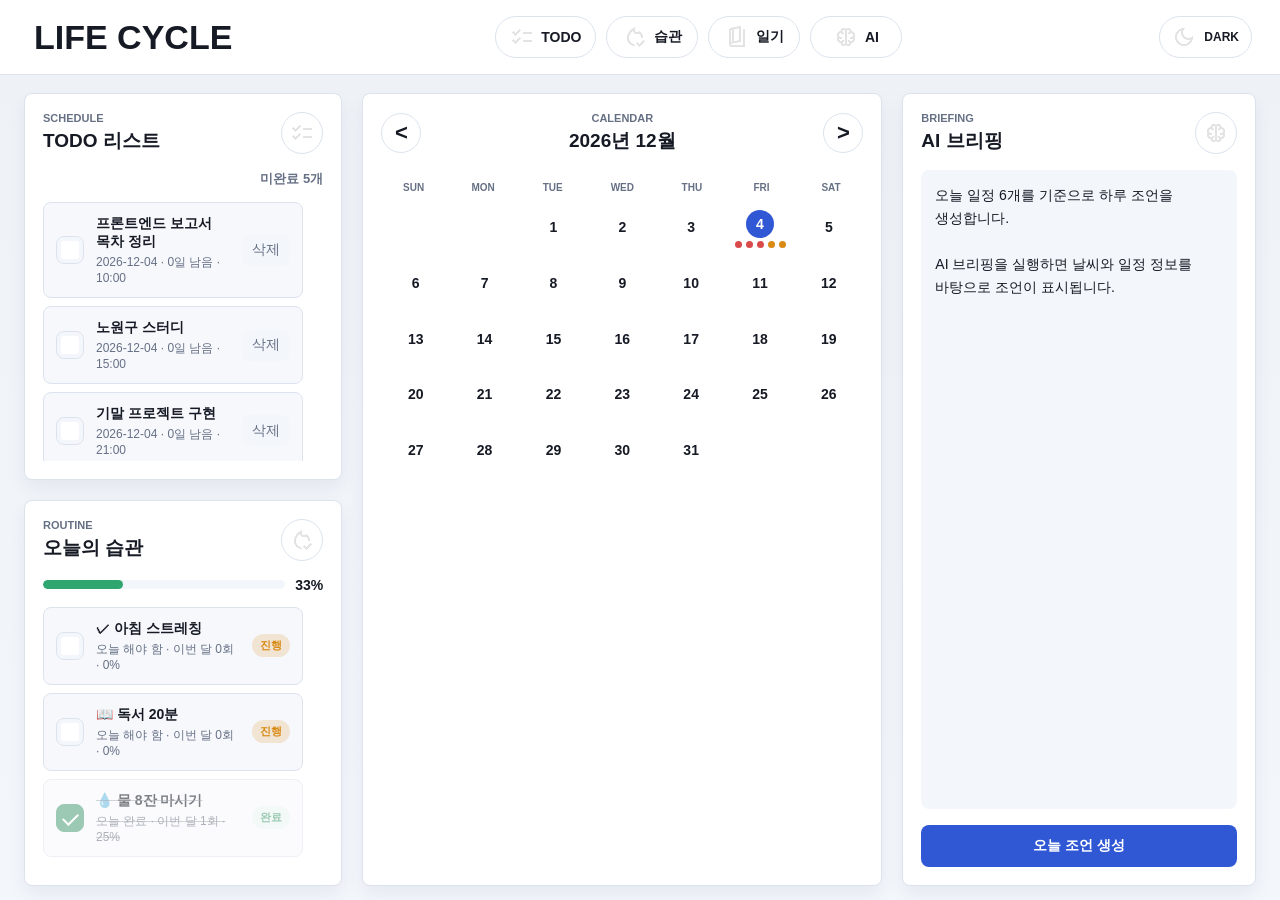
<file: index.html>
<!doctype html>
<html lang="ko">
  <head>
    <meta charset="UTF-8" />
    <meta name="viewport" content="width=device-width, initial-scale=1.0" />
    <title>LIFE CYCLE</title>
    <meta
      name="description"
      content="TODO, 습관, 캘린더, 한 줄 일기, AI 브리핑을 한 화면에서 관리하는 LIFE CYCLE 웹앱"
    />
    <link rel="stylesheet" href="./styles.css" />
  </head>
  <body>
    <div class="app-shell">
      <header class="topbar">
        <button class="brand" id="brandButton" type="button" aria-label="메인 화면으로 이동">
          LIFE CYCLE
        </button>

        <nav class="main-nav" aria-label="주요 화면">
          <button class="nav-button" type="button" data-view="todo">
            <img src="./icon/todo-icon.png" alt="" />
            <span>TODO</span>
          </button>
          <button class="nav-button" type="button" data-view="habit">
            <img src="./icon/habit-icon.png" alt="" />
            <span>습관</span>
          </button>
          <button class="nav-button" type="button" data-view="diary">
            <img src="./icon/diary-icon.png" alt="" />
            <span>일기</span>
          </button>
          <button class="nav-button" type="button" data-view="ai">
            <img src="./icon/ai-icon.png" alt="" />
            <span>AI</span>
          </button>
        </nav>

        <button class="theme-toggle" id="themeToggle" type="button" aria-label="라이트/다크 모드 전환">
          <img id="themeIcon" src="./icon/dark-mode-icon.png" alt="" />
          <span id="themeLabel">DARK</span>
        </button>
      </header>

      <main class="app-main">
        <section class="view active" id="view-dashboard" aria-labelledby="dashboardTitle">
          <div class="dashboard-grid">
            <aside class="side-stack">
              <article class="panel todo-panel">
                <div class="panel-heading">
                  <div>
                    <p class="eyebrow">SCHEDULE</p>
                    <h2 id="dashboardTitle">TODO 리스트</h2>
                  </div>
                  <button class="icon-action" type="button" data-view-jump="todo" aria-label="TODO 상세">
                    <img src="./icon/todo-icon.png" alt="" />
                  </button>
                </div>
                <div class="progress-row schedule-count-row">
                  <strong id="todoProgressText">미완료 0개</strong>
                </div>
                <div class="scroll-list compact-list" id="dashboardTodoList"></div>
              </article>

              <article class="panel habit-panel">
                <div class="panel-heading">
                  <div>
                    <p class="eyebrow">ROUTINE</p>
                    <h2>오늘의 습관</h2>
                  </div>
                  <button class="icon-action" type="button" data-view-jump="habit" aria-label="습관 상세">
                    <img src="./icon/habit-icon.png" alt="" />
                  </button>
                </div>
                <div class="progress-row">
                  <div class="progress-track accent">
                    <span id="habitProgressBar"></span>
                  </div>
                  <strong id="habitProgressText">0%</strong>
                </div>
                <div class="scroll-list compact-list" id="dashboardHabitList"></div>
              </article>
            </aside>

            <section class="panel calendar-panel">
              <div class="calendar-date-block">
                <div class="panel-heading calendar-heading">
                  <button class="month-button" id="prevMonth" type="button" aria-label="이전 달">&lt;</button>
                  <div>
                    <p class="eyebrow">CALENDAR</p>
                    <h2 id="calendarTitle">2026년 06월</h2>
                  </div>
                  <button class="month-button" id="nextMonth" type="button" aria-label="다음 달">&gt;</button>
                </div>
                <div class="weekday-row" aria-hidden="true">
                  <span>SUN</span><span>MON</span><span>TUE</span><span>WED</span><span>THU</span><span>FRI</span><span>SAT</span>
                </div>
                <div class="calendar-grid" id="calendarGrid"></div>
              </div>
              <div class="date-split" id="selectedDatePanel"></div>
            </section>

            <aside class="panel ai-panel">
              <div class="panel-heading">
                <div>
                  <p class="eyebrow">BRIEFING</p>
                  <h2>AI 브리핑</h2>
                </div>
                <button class="icon-action" type="button" data-view-jump="ai" aria-label="AI 상세">
                  <img src="./icon/ai-icon.png" alt="" />
                </button>
              </div>
              <div class="briefing-box" id="dashboardBriefing"></div>
              <button class="primary-button full-width" id="openApiDialogFromDashboard" type="button">
                오늘 조언 생성
              </button>
            </aside>
          </div>
        </section>

        <section class="view" id="view-todo" aria-labelledby="todoViewTitle">
          <div class="workspace-grid map-page">
            <aside class="panel map-rail">
              <p class="eyebrow">CALENDAR</p>
              <h2>TODO 날짜</h2>
              <div class="rail-month-control" aria-label="TODO 월 이동">
                <button class="rail-month-button" id="todoRailPrev" type="button" aria-label="이전 달">&lt;</button>
                <strong id="todoRailMonthLabel">2026. 06</strong>
                <button class="rail-month-button" id="todoRailNext" type="button" aria-label="다음 달">&gt;</button>
              </div>
              <div class="mini-date-list" id="todoDateRail"></div>
            </aside>
            <article class="panel map-main">
              <div class="panel-heading">
                <div>
                  <p class="eyebrow">TODO</p>
                  <h1 id="todoViewTitle">일정관리</h1>
                </div>
                <button class="primary-button compact-button" id="openTodoDialog" type="button">일정 추가</button>
              </div>
              <div class="scroll-list detail-list" id="todoList"></div>
            </article>
          </div>
        </section>

        <section class="view" id="view-habit" aria-labelledby="habitViewTitle">
          <div class="workspace-grid map-page">
            <aside class="panel map-rail">
              <p class="eyebrow">RANK</p>
              <h2>습관 랭킹</h2>
              <div class="scroll-list rail-list" id="habitRailList"></div>
            </aside>
            <article class="panel map-main">
              <div class="panel-heading">
                <div>
                  <p class="eyebrow">ROUTINE</p>
                  <h1 id="habitViewTitle">습관 관리</h1>
                </div>
              </div>
              <form class="form-grid compact-form" id="habitForm">
                <label>
                  습관 이름
                  <input id="habitName" type="text" placeholder="예: 물 8잔 마시기" required />
                </label>
                <label>
                  아이콘
                  <input id="habitEmoji" type="text" maxlength="2" value="✓" />
                </label>
                <button class="primary-button" type="submit">습관 추가</button>
              </form>
              <p class="form-note">새 습관은 매일 반복으로 등록됩니다.</p>
              <div class="scroll-list detail-list progress-list" id="habitList"></div>
            </article>
          </div>
        </section>

        <section class="view" id="view-diary" aria-labelledby="diaryViewTitle">
          <div class="workspace-grid map-page">
            <aside class="panel map-rail">
              <p class="eyebrow">CALENDAR</p>
              <h2>일기 날짜</h2>
              <div class="rail-month-control" aria-label="일기 월 이동">
                <button class="rail-month-button" id="diaryRailPrev" type="button" aria-label="이전 달">&lt;</button>
                <strong id="diaryRailMonthLabel">2026. 06</strong>
                <button class="rail-month-button" id="diaryRailNext" type="button" aria-label="다음 달">&gt;</button>
              </div>
              <div class="mini-date-list" id="diaryDateRail"></div>
            </aside>
            <article class="panel map-main diary-main">
              <div class="panel-heading">
                <div>
                  <p class="eyebrow">DIARY</p>
                  <h1 id="diaryViewTitle">날짜별 한 줄 일기</h1>
                </div>
                <button class="primary-button compact-button" id="openDiaryDialog" type="button">일기 추가</button>
              </div>
              <div class="scroll-list detail-list diary-history-list" id="diaryEntryList"></div>
            </article>
          </div>
        </section>

        <section class="view" id="view-ai" aria-labelledby="aiViewTitle">
          <div class="workspace-grid map-page">
            <aside class="panel map-rail">
              <p class="eyebrow">SCHEDULE</p>
              <h2>브리핑 대상</h2>
              <div class="scroll-list rail-list" id="briefingContext"></div>
            </aside>
            <article class="panel map-main ai-workspace">
              <div class="panel-heading">
                <div>
                  <p class="eyebrow">AI</p>
                  <h1 id="aiViewTitle">AI 브리핑</h1>
                </div>
                <span class="count-badge">GPT 5.4 nano</span>
              </div>
              <div class="briefing-box large" id="aiBriefingResult"></div>
              <div class="ai-action-row">
                <button class="primary-button" id="openApiDialogFromAi" type="button">
                  실제 API로 브리핑 생성
                </button>
              </div>
              <form class="question-form" id="aiQuestionForm">
                <label for="aiQuestion">내 일정 질문</label>
                <div class="question-row">
                  <input id="aiQuestion" type="text" placeholder="예: 스터디 전에 무엇을 먼저 준비하면 좋을까?" />
                  <button class="secondary-button" type="submit">질문하기</button>
                </div>
              </form>
              <p class="form-note">
                OpenWeatherMap은 과제용 키를 사용하고, OpenRouter 키는 요청에만 사용됩니다.
              </p>
            </article>
          </div>
        </section>
      </main>
    </div>

    <div class="modal-backdrop hidden" id="todoDialog" role="dialog" aria-modal="true" aria-labelledby="todoDialogTitle">
      <div class="modal-card">
        <div class="panel-heading">
          <div>
            <p class="eyebrow">TODO</p>
            <h2 id="todoDialogTitle">일정 추가</h2>
          </div>
          <button class="close-button" id="closeTodoDialog" type="button" aria-label="닫기">×</button>
        </div>
        <form class="form-grid" id="todoForm">
          <label>
            할 일
            <input id="todoTitle" type="text" placeholder="예: 알고리즘 복습" required />
          </label>
          <label>
            폴더
            <select id="todoFolder">
              <option>공부</option>
              <option>건강</option>
              <option>일정</option>
              <option>알바</option>
              <option>기타</option>
            </select>
          </label>
          <label>
            지역
            <input id="todoLocation" type="text" placeholder="예: 노원구, 강남" />
          </label>
          <label>
            우선순위
            <select id="todoPriority">
              <option value="high">높음</option>
              <option value="medium" selected>보통</option>
              <option value="low">낮음</option>
            </select>
          </label>
          <label>
            기한
            <input id="todoDueDate" type="date" />
          </label>
          <label>
            시간
            <input id="todoDueTime" type="time" />
          </label>
          <button class="primary-button" type="submit">일정 추가</button>
        </form>
      </div>
    </div>

    <div class="modal-backdrop hidden" id="diaryDialog" role="dialog" aria-modal="true" aria-labelledby="diaryDialogTitle">
      <div class="modal-card">
        <div class="panel-heading">
          <div>
            <p class="eyebrow">DIARY</p>
            <h2 id="diaryDialogTitle">일기 추가</h2>
          </div>
          <button class="close-button" id="closeDiaryDialog" type="button" aria-label="닫기">×</button>
        </div>
        <div class="selected-date-large" id="diarySelectedDate"></div>
        <form class="diary-editor" id="diaryForm">
          <div class="diary-date-row">
            <label>
              날짜
              <input id="diaryDate" type="date" />
            </label>
          </div>
          <div class="diary-line-row">
            <label>
              이모티콘
              <input id="diaryMood" type="text" maxlength="2" value="🙂" />
            </label>
            <label for="diaryText">
              한 줄 일기
              <textarea id="diaryText" rows="3" placeholder="오늘 하루를 한 줄로 남겨보세요."></textarea>
            </label>
          </div>
          <button class="secondary-button" id="saveDiary" type="submit">일기 저장</button>
        </form>
      </div>
    </div>

    <div class="modal-backdrop hidden" id="apiDialog" role="dialog" aria-modal="true" aria-labelledby="apiDialogTitle">
      <div class="modal-card">
        <div class="panel-heading">
          <div>
            <p class="eyebrow">ONE TIME USE</p>
            <h2 id="apiDialogTitle">API 키 입력</h2>
          </div>
          <button class="close-button" id="closeApiDialog" type="button" aria-label="닫기">×</button>
        </div>
        <p class="form-note">
          OpenWeatherMap 키는 과제용으로 미리 설정되어 있습니다. 지역은 일정 추가에서 입력한 값만 사용하며, 없어도 일정 중심 브리핑을 생성합니다.
        </p>
        <form class="form-grid api-form" id="apiForm">
          <label>
            OpenRouter API Key
            <input id="openRouterApiKey" type="password" autocomplete="off" placeholder="이번 요청에만 입력" />
          </label>
          <label>
            선택 일정 지역
            <input id="briefingLocation" type="text" readonly placeholder="선택 일정에 지역 없음" />
          </label>
          <div class="fixed-info">
            <span>AI 모델</span>
            <strong>GPT 5.4 nano</strong>
          </div>
          <label class="full-field">
            일정 선택
            <select id="briefingEventSelect"></select>
          </label>
          <button class="primary-button full-field" type="submit">이번 요청으로 브리핑 생성</button>
        </form>
      </div>
    </div>

    <script src="./script.js"></script>
  </body>
</html>
</file>
<file: styles.css>
:root {
  color-scheme: light;
  --bg: #eef2f7;
  --surface: #ffffff;
  --surface-soft: #f3f6fb;
  --text: #161a24;
  --muted: #667085;
  --line: #dce3ee;
  --primary: #3158d4;
  --primary-soft: #e6ecff;
  --accent: #2fa66f;
  --accent-soft: #e6f6ee;
  --warning: #d98a15;
  --danger: #d94a4a;
  --blue: #228be6;
  --shadow: 0 8px 18px rgba(23, 34, 61, 0.06);
  --radius: 8px;
}

body.dark {
  color-scheme: dark;
  --bg: #11141b;
  --surface: #181d27;
  --surface-soft: #222938;
  --text: #eef2f8;
  --muted: #aab3c2;
  --line: #303849;
  --primary: #7b91ff;
  --primary-soft: #20294a;
  --accent: #5fd19a;
  --accent-soft: #18382a;
  --warning: #f0b35a;
  --danger: #ff7878;
  --blue: #68b7ff;
  --shadow: 0 20px 55px rgba(0, 0, 0, 0.38);
}

* {
  box-sizing: border-box;
}

html,
body {
  height: 100%;
  margin: 0;
}

body {
  min-width: 1180px;
  overflow: hidden;
  background: linear-gradient(180deg, var(--bg), var(--surface-soft));
  color: var(--text);
  font-family: Inter, Pretendard, -apple-system, BlinkMacSystemFont, "Segoe UI", sans-serif;
  font-size: 14px;
}

button,
input,
select,
textarea {
  font: inherit;
}

button {
  cursor: pointer;
}

.app-shell {
  height: 100vh;
  overflow: hidden;
}

.topbar {
  position: sticky;
  top: 0;
  z-index: 20;
  display: grid;
  grid-template-columns: auto 1fr auto;
  align-items: center;
  gap: 16px;
  padding: 14px 28px;
  border-bottom: 1px solid var(--line);
  background: color-mix(in srgb, var(--surface) 96%, transparent);
  backdrop-filter: blur(16px);
}

.brand {
  border: 0;
  background: transparent;
  color: var(--text);
  font-size: clamp(22px, 3vw, 34px);
  font-weight: 900;
  letter-spacing: 0;
  white-space: nowrap;
}

.main-nav {
  display: flex;
  justify-content: center;
  gap: 10px;
  min-width: 0;
  overflow: visible;
  padding: 2px;
}

.nav-button,
.theme-toggle,
.icon-action,
.month-button,
.close-button {
  display: inline-flex;
  align-items: center;
  justify-content: center;
  border: 1px solid var(--line);
  background: var(--surface);
  color: var(--text);
  border-radius: 999px;
  transition: transform 160ms ease, background 160ms ease, border-color 160ms ease;
}

.nav-button {
  gap: 7px;
  min-width: 92px;
  height: 42px;
  padding: 0 14px;
  font-weight: 800;
}

.nav-button img,
.theme-toggle img,
.icon-action img {
  width: 24px;
  height: 24px;
  object-fit: contain;
}

.nav-button:hover,
.theme-toggle:hover,
.icon-action:hover,
.month-button:hover,
.close-button:hover {
  transform: translateY(-1px);
  border-color: var(--primary);
}

.nav-button.active {
  background: var(--primary-soft);
  border-color: var(--primary);
  color: var(--primary);
}

.theme-toggle {
  gap: 8px;
  height: 42px;
  padding: 0 12px;
  font-size: 12px;
  font-weight: 900;
}

.app-main {
  width: 100%;
  margin: 0 auto;
  height: calc(100vh - 71px);
  min-height: 0;
  overflow: hidden;
  padding: 18px 24px;
}

.view {
  display: none;
}

.view.active {
  display: block;
  height: 100%;
  min-height: 0;
}

.dashboard-grid {
  display: grid;
  grid-template-columns: minmax(300px, 0.9fr) minmax(520px, 1.35fr) minmax(320px, 1fr);
  gap: 20px;
  align-items: stretch;
  height: 100%;
  min-height: 0;
}

.workspace-grid {
  display: grid;
  gap: 20px;
  align-items: stretch;
  height: 100%;
  min-height: 0;
}

.two-column {
  grid-template-columns: minmax(280px, 0.9fr) minmax(360px, 1.25fr);
}

.wide-left {
  grid-template-columns: minmax(360px, 1.15fr) minmax(280px, 0.85fr);
}

.map-page {
  grid-template-columns: 300px minmax(0, 1fr);
}

.side-stack {
  display: grid;
  grid-template-rows: minmax(0, 1fr) minmax(0, 1fr);
  gap: 20px;
  min-height: 0;
}

.panel {
  background: var(--surface);
  border: 1px solid var(--line);
  border-radius: var(--radius);
  box-shadow: var(--shadow);
  padding: 18px;
}

.dashboard-grid .panel,
.workspace-grid .panel {
  min-height: 0;
  display: flex;
  flex-direction: column;
}

.calendar-panel {
  overflow: hidden;
}

.calendar-date-block {
  display: flex;
  flex: 0 0 calc((100% - 20px) / 2);
  flex-direction: column;
  min-height: 0;
}

.map-rail {
  background: color-mix(in srgb, var(--surface) 84%, var(--surface-soft));
}

.map-rail h2 {
  margin-bottom: 18px;
}

.map-rail > .rail-list,
.map-rail > .mini-date-list {
  margin-top: 18px;
}

.map-main {
  overflow: hidden;
}

.panel-heading {
  display: flex;
  align-items: center;
  justify-content: space-between;
  gap: 16px;
  margin-bottom: 16px;
}

.panel-heading h1,
.panel-heading h2,
.panel h1,
.panel h2 {
  margin: 0;
  letter-spacing: 0;
}

.panel h1 {
  font-size: 28px;
  margin-bottom: 18px;
}

.panel h2 {
  font-size: 19px;
}

.eyebrow {
  margin: 0 0 4px;
  color: var(--muted);
  font-size: 11px;
  font-weight: 900;
  letter-spacing: 0;
  text-transform: uppercase;
}

.icon-action {
  width: 42px;
  height: 42px;
  flex: 0 0 auto;
}

.progress-row {
  display: flex;
  align-items: center;
  gap: 10px;
  margin-bottom: 14px;
}

.schedule-count-row {
  justify-content: flex-end;
}

.schedule-count-row strong {
  color: var(--muted);
  font-size: 13px;
  font-weight: 900;
}

.progress-track {
  flex: 1;
  height: 9px;
  overflow: hidden;
  border-radius: 999px;
  background: var(--surface-soft);
}

.progress-track span {
  display: block;
  width: 0;
  height: 100%;
  border-radius: inherit;
  background: var(--primary);
  transition: width 220ms ease;
}

.progress-track.accent span {
  background: var(--accent);
}

.scroll-list {
  overflow: auto;
  padding-right: 12px;
  scrollbar-gutter: stable;
}

.compact-list {
  flex: 1;
  max-height: none;
  min-height: 0;
}

.detail-list {
  flex: 1;
  max-height: none;
  min-height: 0;
}

.list-item {
  display: grid;
  grid-template-columns: auto 1fr auto;
  gap: 12px;
  align-items: center;
  padding: 12px;
  border: 1px solid var(--line);
  border-radius: var(--radius);
  background: color-mix(in srgb, var(--surface-soft) 72%, transparent);
}

.list-item + .list-item {
  margin-top: 8px;
}

.done-item {
  opacity: 0.55;
  filter: grayscale(0.3);
}

.done-item .item-title,
.done-item .item-meta {
  text-decoration: line-through;
  text-decoration-thickness: 1px;
  text-decoration-color: color-mix(in srgb, var(--muted) 55%, transparent);
}

.item-title {
  min-width: 0;
  font-weight: 800;
  word-break: keep-all;
  overflow-wrap: anywhere;
}

.item-meta {
  margin-top: 3px;
  color: var(--muted);
  font-size: 12px;
  overflow-wrap: anywhere;
}

.check-button {
  position: relative;
  width: 28px;
  height: 28px;
  border: 1px solid var(--line);
  border-radius: var(--radius);
  background: var(--surface);
  box-shadow: inset 0 0 0 4px var(--surface-soft);
  transition: border-color 160ms ease, background 160ms ease, box-shadow 160ms ease;
}

.check-button:hover {
  border-color: var(--accent);
  box-shadow: inset 0 0 0 4px var(--accent-soft);
}

.check-button.done {
  border-color: var(--accent);
  background: var(--accent);
  box-shadow: inset 0 0 0 0 var(--accent);
}

.check-button.done::after {
  content: "";
  position: absolute;
  left: 9px;
  top: 5px;
  width: 7px;
  height: 13px;
  border: solid var(--surface);
  border-width: 0 2px 2px 0;
  transform: rotate(45deg);
}

.delete-button,
.tiny-button {
  border: 0;
  border-radius: var(--radius);
  background: var(--surface-soft);
  color: var(--muted);
  padding: 7px 10px;
}

.delete-button:hover,
.tiny-button:hover {
  color: var(--danger);
}

.badge-row {
  display: flex;
  flex-wrap: wrap;
  gap: 6px;
  margin-top: 7px;
}

.badge,
.count-badge {
  display: inline-flex;
  align-items: center;
  gap: 4px;
  border-radius: 999px;
  background: var(--primary-soft);
  color: var(--primary);
  font-size: 11px;
  font-weight: 900;
  padding: 4px 8px;
}

.badge.high {
  background: color-mix(in srgb, var(--danger) 18%, transparent);
  color: var(--danger);
}

.badge.medium {
  background: color-mix(in srgb, var(--warning) 18%, transparent);
  color: var(--warning);
}

.badge.low {
  background: var(--accent-soft);
  color: var(--accent);
}

.calendar-heading {
  display: grid;
  grid-template-columns: auto 1fr auto;
  text-align: center;
}

.month-button {
  width: 40px;
  height: 40px;
  font-size: 22px;
  font-weight: 900;
}

.weekday-row,
.calendar-grid {
  display: grid;
  grid-template-columns: repeat(7, minmax(0, 1fr));
}

.weekday-row {
  gap: 5px;
  margin: 12px 0 8px;
  color: var(--muted);
  font-size: 10px;
  font-weight: 900;
  text-align: center;
}

.calendar-grid {
  row-gap: 6px;
  column-gap: 0;
  padding: 4px 0 2px;
}

.calendar-date-block .calendar-grid {
  flex: 1 1 auto;
  min-height: 0;
  grid-auto-rows: minmax(0, 1fr);
}

.day-cell {
  min-height: 42px;
  border: 0;
  border-radius: 0;
  background: transparent;
  color: var(--text);
  padding: 3px;
  text-align: center;
}

.day-cell.empty {
  opacity: 0;
  pointer-events: none;
}

.day-cell.selected {
  background: transparent;
}

.day-cell.today .day-number {
  background: var(--primary);
  color: #fff;
}

.day-cell.selected .day-number {
  box-shadow: 0 0 0 2px var(--primary);
  color: var(--primary);
}

.day-cell.today.selected .day-number {
  color: #fff;
}

.day-number {
  display: inline-flex;
  align-items: center;
  justify-content: center;
  width: 24px;
  height: 24px;
  border-radius: 50%;
  font-weight: 900;
}

.event-dots {
  display: flex;
  gap: 4px;
  justify-content: center;
  margin-top: 5px;
}

.event-dot {
  width: 7px;
  height: 7px;
  border-radius: 50%;
  background: var(--danger);
}

.date-split {
  display: none;
  grid-template-columns: 1fr;
  grid-template-rows: minmax(118px, 2fr) minmax(0, 3fr);
  gap: 10px;
  margin-top: 12px;
  border-top: 1px solid var(--line);
  border-radius: 0 0 var(--radius) var(--radius);
  background: var(--surface);
  padding: 12px 14px 0;
  flex: 0 0 auto;
  min-height: 0;
  overflow: hidden;
}

.date-split.active {
  display: grid;
  animation: revealPanel 220ms ease-out;
}

.calendar-panel.split-open .date-split {
  grid-template-rows: minmax(118px, 2fr) minmax(0, 3fr);
  gap: 8px;
  margin-top: 12px;
  padding: 10px 12px 0;
  flex: 1 1 0;
}

.split-card {
  display: flex;
  flex-direction: column;
  min-height: 0;
  overflow: hidden;
  border: 1px solid var(--line);
  border-radius: var(--radius);
  background: var(--surface);
  padding: 12px;
  scrollbar-gutter: stable;
}

.split-card-header {
  flex: 0 0 auto;
  margin-bottom: 14px;
}

.split-card-header h3 {
  display: flex;
  align-items: baseline;
  gap: 12px;
  margin: 0;
  font-family: inherit;
  font-size: 19px;
  font-weight: 700;
  line-height: normal;
  letter-spacing: 0;
}

.split-card-header h3 span {
  font-weight: inherit;
}

.split-card-header h3 strong {
  color: var(--muted);
  font-size: 14px;
  font-weight: 700;
}

.diary-card-body {
  display: grid;
  grid-template-columns: 54px minmax(0, 1fr);
  grid-template-rows: minmax(0, 1fr);
  align-items: center;
  gap: 12px;
  min-height: 0;
  flex: 1;
  overflow: visible;
}

.diary-card-body.no-diary {
  display: block;
}

.diary-card-emoji {
  display: inline-flex;
  align-items: center;
  justify-content: center;
  min-height: 40px;
  overflow: visible;
  font-size: 34px;
  line-height: 1;
}

.diary-card-text {
  margin: 0;
  min-height: 0;
  height: 100%;
  max-height: 100%;
  overflow: auto;
  color: var(--text);
  font-size: 13px;
  font-weight: 500;
  line-height: 1.55;
  word-break: keep-all;
  overflow-wrap: anywhere;
  scrollbar-gutter: stable;
}

.schedule-strip-card {
  min-height: 0;
}

.schedule-card-header h3 {
  gap: 12px;
}

.schedule-card-header h3 strong {
  color: var(--muted);
  font-size: 14px;
  font-weight: 700;
}

.schedule-pill-list {
  display: grid;
  align-content: start;
  gap: 8px;
  min-width: 0;
  min-height: 0;
  flex: 1;
  overflow: auto;
  padding-right: 6px;
  scrollbar-gutter: stable;
}

.schedule-briefing-button {
  display: grid;
  grid-template-columns: 52px minmax(0, 1fr);
  align-items: center;
  gap: 12px;
  width: 100%;
  min-height: 40px;
  border-radius: var(--radius);
  background: var(--surface-soft);
  color: var(--text);
  padding: 8px 12px;
  text-align: left;
}

.schedule-briefing-button strong {
  overflow: hidden;
  text-overflow: ellipsis;
  white-space: nowrap;
}

.schedule-button-copy {
  min-width: 0;
  display: grid;
  gap: 2px;
}

.schedule-button-copy small {
  overflow: hidden;
  color: var(--muted);
  font-size: 11px;
  text-overflow: ellipsis;
  white-space: nowrap;
}

.calendar-panel.split-open .split-card {
  padding: 10px 12px;
}

.calendar-panel.split-open .split-card-header {
  margin-bottom: 14px;
}

.calendar-panel.split-open .split-card-header h3 {
  font-size: 19px;
  font-weight: 700;
  line-height: normal;
}

.calendar-panel.split-open .split-card-header h3 strong,
.calendar-panel.split-open .schedule-card-header h3 strong {
  font-size: 14px;
}

.calendar-panel.split-open .diary-card-text {
  font-size: 12px;
  line-height: 1.45;
}

.calendar-panel.split-open .diary-card-emoji {
  font-size: 30px;
}

.calendar-panel.split-open .schedule-pill-list {
  gap: 8px;
}

.calendar-panel.split-open .schedule-briefing-button {
  grid-template-columns: 52px minmax(0, 1fr);
  min-height: 40px;
}

@keyframes revealPanel {
  from {
    opacity: 0;
    transform: translateY(-8px);
  }

  to {
    opacity: 1;
    transform: translateY(0);
  }
}

.section-title {
  margin: 18px 0 12px;
  font-size: 17px;
}

.briefing-box {
  min-height: 240px;
  max-height: none;
  flex: 1;
  overflow: auto;
  border-radius: var(--radius);
  background: var(--surface-soft);
  padding: 14px;
  line-height: 1.65;
  word-break: keep-all;
  overflow-wrap: anywhere;
  white-space: pre-wrap;
  scrollbar-gutter: stable;
}

.briefing-box.large {
  min-height: 0;
}

.ai-panel .briefing-box {
  margin-bottom: 16px;
}

.ai-action-row {
  display: flex;
  justify-content: flex-end;
  gap: 10px;
  margin-top: 16px;
}

.primary-button,
.secondary-button {
  border: 0;
  border-radius: var(--radius);
  padding: 12px 14px;
  color: #fff;
  background: var(--primary);
  font-weight: 900;
}

.secondary-button {
  background: var(--accent);
}

.full-width,
.full-field {
  width: 100%;
  grid-column: 1 / -1;
}

.form-grid {
  display: grid;
  grid-template-columns: repeat(2, minmax(0, 1fr));
  gap: 12px;
}

#todoForm .primary-button {
  grid-column: 1 / -1;
  justify-self: stretch;
}

.compact-form {
  grid-template-columns: minmax(0, 1.4fr) minmax(120px, 0.5fr) auto;
  align-items: end;
}

#openTodoDialog {
  margin-right: 20px;
}

#habitForm {
  grid-template-columns: minmax(0, 0.95fr) 96px auto;
  padding-right: 20px;
}

label {
  display: grid;
  gap: 7px;
  color: var(--muted);
  font-size: 12px;
  font-weight: 900;
}

input,
select,
textarea {
  width: 100%;
  border: 1px solid var(--line);
  border-radius: var(--radius);
  background: var(--surface);
  color: var(--text);
  padding: 12px;
  outline: none;
}

textarea {
  resize: none;
}

input:focus,
select:focus,
textarea:focus {
  border-color: var(--primary);
  box-shadow: 0 0 0 3px color-mix(in srgb, var(--primary) 18%, transparent);
}

input[readonly] {
  background: var(--surface-soft);
  color: var(--muted);
  cursor: default;
}

.form-note {
  color: var(--muted);
  font-size: 12px;
  line-height: 1.6;
}

.diary-editor {
  display: grid;
  gap: 12px;
  margin-top: 14px;
}

.diary-date-row {
  display: grid;
  grid-template-columns: minmax(0, 1fr);
}

.diary-line-row {
  display: grid;
  grid-template-columns: 120px minmax(0, 1fr);
  gap: 12px;
  align-items: start;
}

.diary-line-row input {
  height: 52px;
  min-height: 52px;
}

.diary-line-row textarea {
  height: 96px;
  min-height: 96px;
  line-height: 1.5;
  overflow: auto;
}

.selected-date-large {
  margin: 0 0 16px;
  border-radius: var(--radius);
  background: var(--primary-soft);
  color: var(--primary);
  padding: 14px;
  font-size: 22px;
  font-weight: 900;
}

.diary-main {
  gap: 0;
}

#openDiaryDialog {
  margin-right: 20px;
}

.diary-history-list {
  display: grid;
  align-content: start;
  gap: 10px;
}

.diary-entry {
  border: 1px solid var(--line);
  border-radius: var(--radius);
  background: color-mix(in srgb, var(--surface-soft) 72%, transparent);
  padding: 14px;
}

.diary-entry.active {
  border-color: var(--primary);
  background: var(--primary-soft);
}

.diary-entry-date {
  display: flex;
  align-items: center;
  gap: 10px;
  margin-bottom: 8px;
}

.diary-entry-date span {
  font-size: 24px;
  line-height: 1;
}

.diary-entry-date strong {
  font-size: 14px;
}

.diary-entry p {
  margin: 0;
  color: var(--text);
  font-size: 14px;
  line-height: 1.55;
  word-break: keep-all;
  overflow-wrap: anywhere;
}

.modal-backdrop {
  position: fixed;
  inset: 0;
  z-index: 50;
  display: grid;
  place-items: center;
  padding: 20px;
  background: rgba(5, 8, 15, 0.56);
}

.modal-backdrop.hidden {
  display: none;
}

.modal-card {
  width: min(620px, 100%);
  max-height: min(760px, 92vh);
  overflow: auto;
  border: 1px solid var(--line);
  border-radius: var(--radius);
  background: var(--surface);
  box-shadow: var(--shadow);
  padding: 22px;
}

.close-button {
  width: 38px;
  height: 38px;
  font-size: 28px;
}

.api-form {
  margin-top: 16px;
}

.rail-list,
.mini-date-list {
  flex: 1;
  min-height: 0;
  overflow: auto;
  padding-right: 12px;
  scrollbar-gutter: stable;
}

.rail-month-control {
  display: grid;
  grid-template-columns: 36px 1fr 36px;
  align-items: center;
  gap: 8px;
  margin-bottom: 14px;
}

.rail-month-control strong {
  text-align: center;
  font-size: 16px;
  letter-spacing: 0;
}

.rail-month-button {
  width: 36px;
  height: 36px;
  border: 1px solid var(--line);
  border-radius: 50%;
  background: var(--surface);
  color: var(--text);
  font-size: 18px;
  font-weight: 900;
}

.rail-month-button:hover {
  border-color: var(--primary);
  color: var(--primary);
}

.rail-month-control + .mini-date-list {
  margin-top: 0;
}

.mini-date-list {
  display: grid;
  align-content: start;
  gap: 8px;
}

.mini-date-button {
  display: grid;
  grid-template-columns: 72px minmax(0, 1fr);
  align-items: center;
  gap: 12px;
  border: 1px solid var(--line);
  border-radius: var(--radius);
  background: var(--surface);
  color: var(--text);
  padding: 9px;
  text-align: left;
}

.mini-date-button small {
  display: block;
  margin-top: 3px;
  color: var(--muted);
}

.mini-date-summary {
  min-width: 0;
}

.shifted-summary {
  padding-left: 14px;
}

.date-rail-dots {
  justify-content: flex-start;
  margin-top: 0;
}

.mini-date-count {
  display: block;
  color: color-mix(in srgb, var(--text) 68%, var(--muted));
  font-size: 14px;
  font-weight: 900;
  line-height: 1.2;
}

.diary-date-emoji {
  color: var(--text);
  font-size: 28px;
  line-height: 1;
}

.mini-date-button.active {
  border-color: var(--primary);
  background: var(--primary-soft);
}

.mini-date-number {
  display: inline-flex;
  align-items: center;
  justify-content: center;
  width: auto;
  min-width: 66px;
  height: 36px;
  gap: 5px;
  border-radius: 999px;
  background: var(--surface-soft);
  font-weight: 900;
}

.mini-date-weekday {
  color: var(--muted);
  font-size: 10px;
  font-weight: 900;
  line-height: 1;
}

.mini-date-button.active .mini-date-number {
  background: var(--primary);
  color: #fff;
}

.mini-date-button.active .mini-date-weekday {
  color: rgba(255, 255, 255, 0.72);
}

.progress-list .list-item {
  grid-template-columns: auto 1fr auto;
}

.habit-meter {
  height: 7px;
  overflow: hidden;
  border-radius: 999px;
  background: var(--surface-soft);
  margin-top: 8px;
}

.habit-meter span {
  display: block;
  height: 100%;
  border-radius: inherit;
  background: var(--accent);
}

.stat-card,
.rank-item,
.context-block {
  border: 1px solid var(--line);
  border-radius: var(--radius);
  background: var(--surface);
  padding: 12px;
}

.stat-card {
  display: grid;
  gap: 6px;
  margin-bottom: 12px;
}

.stat-card span {
  color: var(--muted);
  font-size: 12px;
  font-weight: 900;
}

.stat-card strong {
  color: var(--primary);
  font-size: 30px;
}

.rank-item {
  display: grid;
  grid-template-columns: 34px 1fr;
  align-items: center;
  gap: 10px;
}

.rank-item + .rank-item,
.context-block + .context-block {
  margin-top: 10px;
}

.rank-number {
  display: inline-flex;
  align-items: center;
  justify-content: center;
  width: 30px;
  height: 30px;
  border-radius: 50%;
  background: var(--primary-soft);
  color: var(--primary);
  font-weight: 900;
}

.context-option {
  display: grid;
  grid-template-columns: auto 1fr;
  align-items: center;
  gap: 10px;
  width: 100%;
  border: 1px solid var(--line);
  border-radius: var(--radius);
  background: var(--surface-soft);
  color: var(--text);
  padding: 10px;
  text-align: left;
}

.context-option + .context-option {
  margin-top: 8px;
}

.context-option.active {
  border-color: var(--primary);
  background: var(--primary-soft);
}

.context-option small {
  display: block;
  margin-top: 3px;
  color: var(--muted);
}

.question-form {
  display: grid;
  gap: 9px;
  margin-top: 16px;
}

.question-row {
  display: grid;
  grid-template-columns: minmax(0, 1fr) auto;
  gap: 10px;
}

.optional-label {
  color: var(--muted);
  font-size: 11px;
  font-weight: 800;
}

.fixed-info {
  display: grid;
  gap: 7px;
  border: 1px solid var(--line);
  border-radius: var(--radius);
  background: var(--surface-soft);
  padding: 12px;
}

.fixed-info span {
  color: var(--muted);
  font-size: 12px;
  font-weight: 900;
}

.fixed-info strong {
  color: var(--text);
  font-size: 14px;
}

.empty-state {
  color: var(--muted);
  border: 1px dashed var(--line);
  border-radius: var(--radius);
  padding: 16px;
  text-align: center;
  line-height: 1.6;
}

.error-text {
  color: var(--danger);
}

.success-text {
  color: var(--accent);
}

::-webkit-scrollbar {
  width: 8px;
  height: 8px;
}

::-webkit-scrollbar-thumb {
  background: color-mix(in srgb, var(--muted) 34%, transparent);
  border-radius: 999px;
}
</file>
